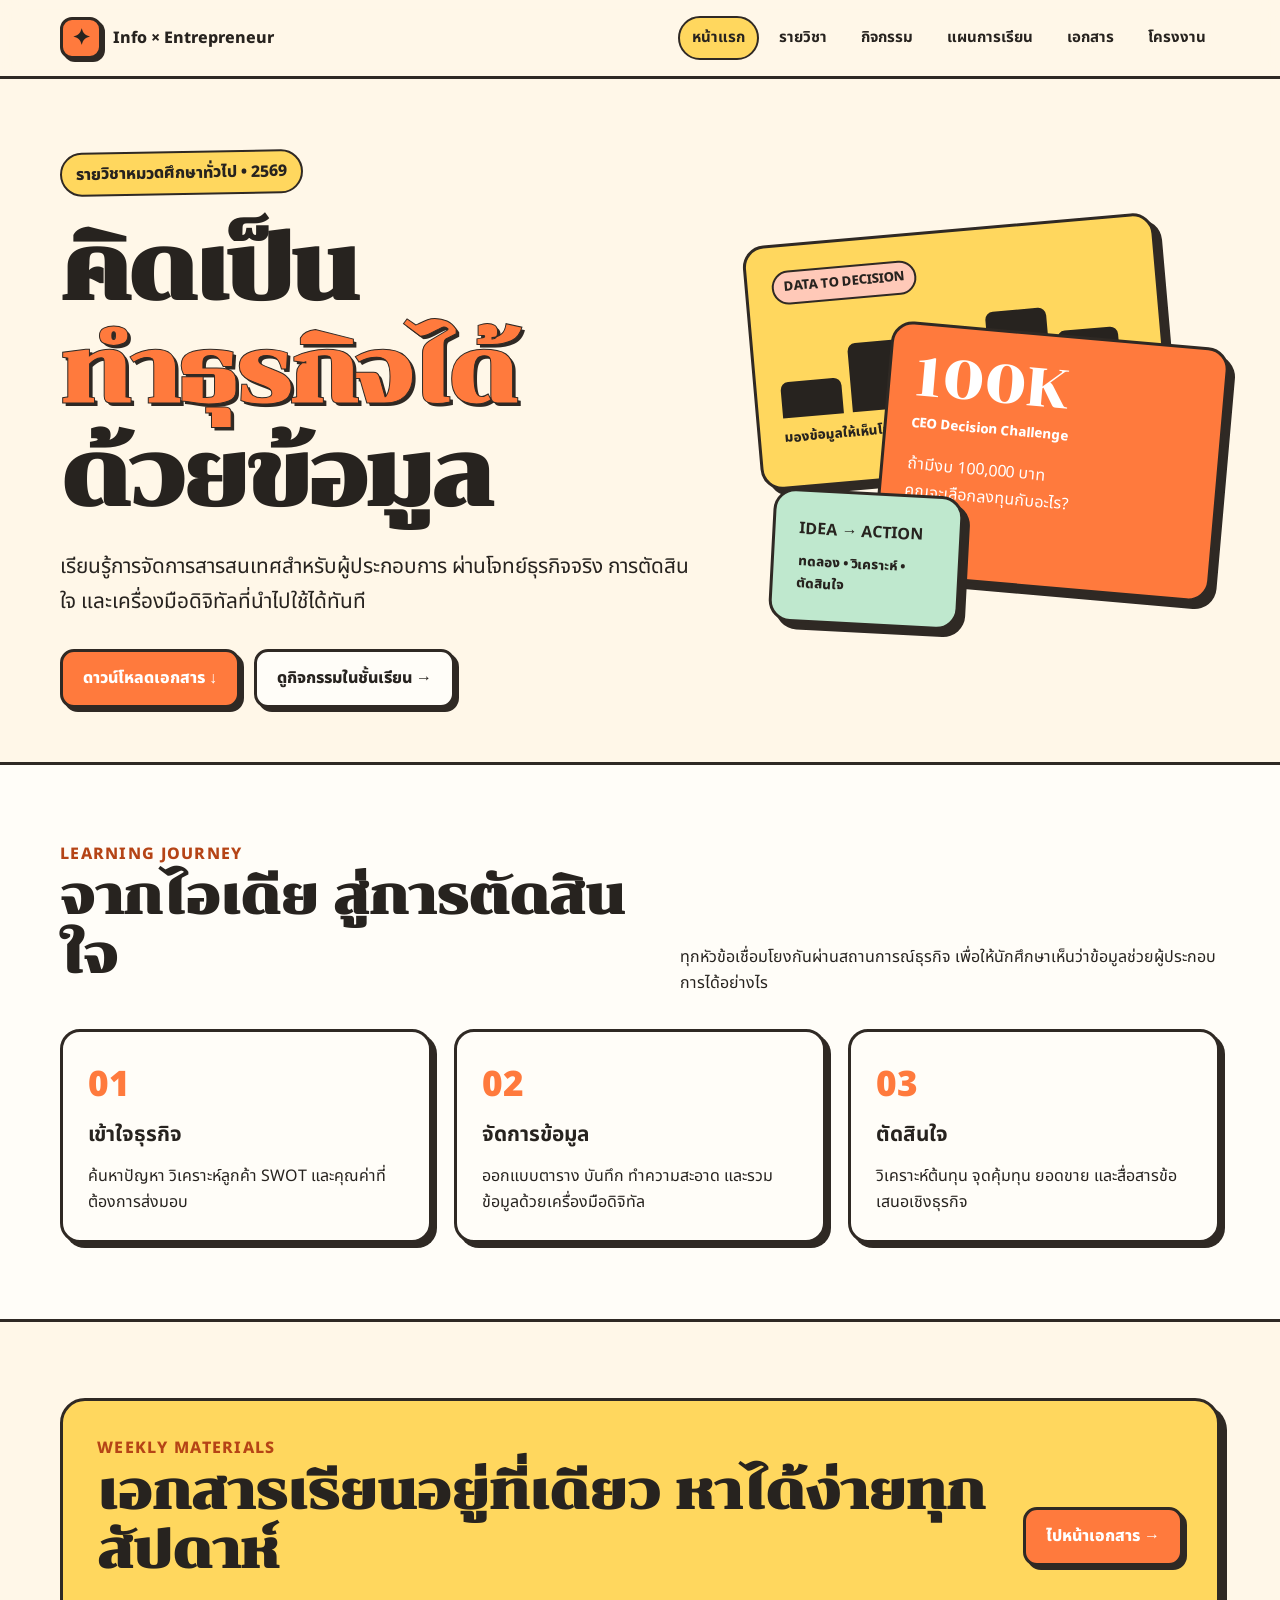
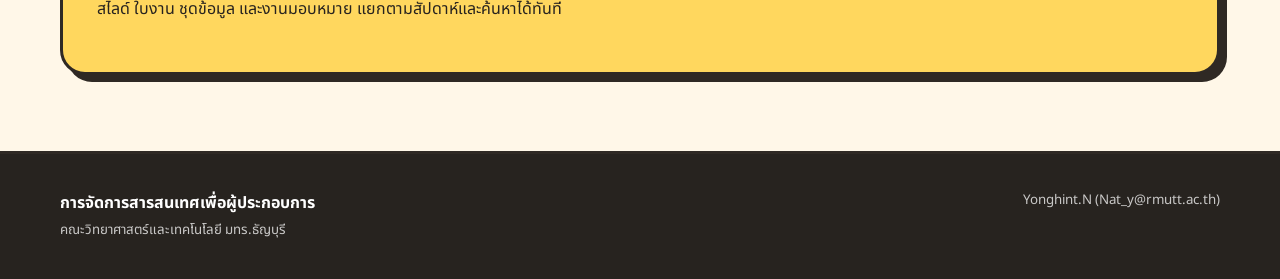
<file: index.html>
<!doctype html><html lang="th"><head><meta charset="utf-8"><meta name="viewport" content="width=device-width,initial-scale=1"><meta name="description" content="เว็บไซต์รายวิชาการจัดการสารสนเทศเพื่อผู้ประกอบการ"><title>การจัดการสารสนเทศเพื่อผู้ประกอบการ</title><link rel="stylesheet" href="assets/style.css"></head><body>
<header class="site-header"><nav class="nav container"><a class="brand" href="index.html"><span class="brand-mark"><span>✦</span></span><span>Info × Entrepreneur</span></a><button class="menu-btn" aria-label="เปิดเมนู">เมนู</button><div class="nav-links"><a class="active" href="index.html">หน้าแรก</a><a href="course.html">รายวิชา</a><a href="activities.html">กิจกรรม</a><a href="weekly.html">แผนการเรียน</a><a href="documents.html">เอกสาร</a><a href="project.html">โครงงาน</a></div></nav></header>
<main><section class="hero"><div class="container hero-grid"><div><span class="eyebrow">รายวิชาหมวดศึกษาทั่วไป • 2569</span><h1>คิดเป็น<br><span class="accent">ทำธุรกิจได้</span><br>ด้วยข้อมูล</h1><p class="lead">เรียนรู้การจัดการสารสนเทศสำหรับผู้ประกอบการ ผ่านโจทย์ธุรกิจจริง การตัดสินใจ และเครื่องมือดิจิทัลที่นำไปใช้ได้ทันที</p><div class="actions"><a class="btn primary" href="documents.html">ดาวน์โหลดเอกสาร ↓</a><a class="btn" href="activities.html">ดูกิจกรรมในชั้นเรียน →</a></div></div><div class="collage" aria-label="ภาพประกอบข้อมูลและธุรกิจ"><div class="tile tile-a"><span class="tag">DATA TO DECISION</span><div class="chart"><i></i><i></i><i></i><i></i><i></i></div><small>มองข้อมูลให้เห็นโอกาส</small></div><div class="tile tile-b"><div class="big">100K</div><small>CEO Decision Challenge</small><p>ถ้ามีงบ 100,000 บาท<br>คุณจะเลือกลงทุนกับอะไร?</p></div><div class="tile tile-c"><strong>IDEA → ACTION</strong><small>ทดลอง • วิเคราะห์ • ตัดสินใจ</small></div></div></div></section>
<section class="section alt"><div class="container"><div class="section-head"><div><span class="kicker">Learning Journey</span><h2>จากไอเดีย สู่การตัดสินใจ</h2></div><p>ทุกหัวข้อเชื่อมโยงกันผ่านสถานการณ์ธุรกิจ เพื่อให้นักศึกษาเห็นว่าข้อมูลช่วยผู้ประกอบการได้อย่างไร</p></div><div class="grid"><article class="card reveal visible"><span class="num">01</span><h3>เข้าใจธุรกิจ</h3><p>ค้นหาปัญหา วิเคราะห์ลูกค้า SWOT และคุณค่าที่ต้องการส่งมอบ</p></article><article class="card reveal visible"><span class="num">02</span><h3>จัดการข้อมูล</h3><p>ออกแบบตาราง บันทึก ทำความสะอาด และรวมข้อมูลด้วยเครื่องมือดิจิทัล</p></article><article class="card reveal visible"><span class="num">03</span><h3>ตัดสินใจ</h3><p>วิเคราะห์ต้นทุน จุดคุ้มทุน ยอดขาย และสื่อสารข้อเสนอเชิงธุรกิจ</p></article></div></div></section>
<section class="section"><div class="container"><div class="banner reveal visible"><div><span class="kicker">Weekly Materials</span><h2>เอกสารเรียนอยู่ที่เดียว หาได้ง่ายทุกสัปดาห์</h2><p>สไลด์ ใบงาน ชุดข้อมูล และงานมอบหมาย แยกตามสัปดาห์และค้นหาได้ทันที</p></div><a class="btn primary" href="documents.html">ไปหน้าเอกสาร →</a></div></div></section></main>
<footer class="footer"><div class="container footer-row"><div><strong>การจัดการสารสนเทศเพื่อผู้ประกอบการ</strong><br><small>คณะวิทยาศาสตร์และเทคโนโลยี มทร.ธัญบุรี</small></div><small>Yonghint.N (Nat_y@rmutt.ac.th)</small></div></footer><script src="assets/script.js"></script>
</body></html>
</file>
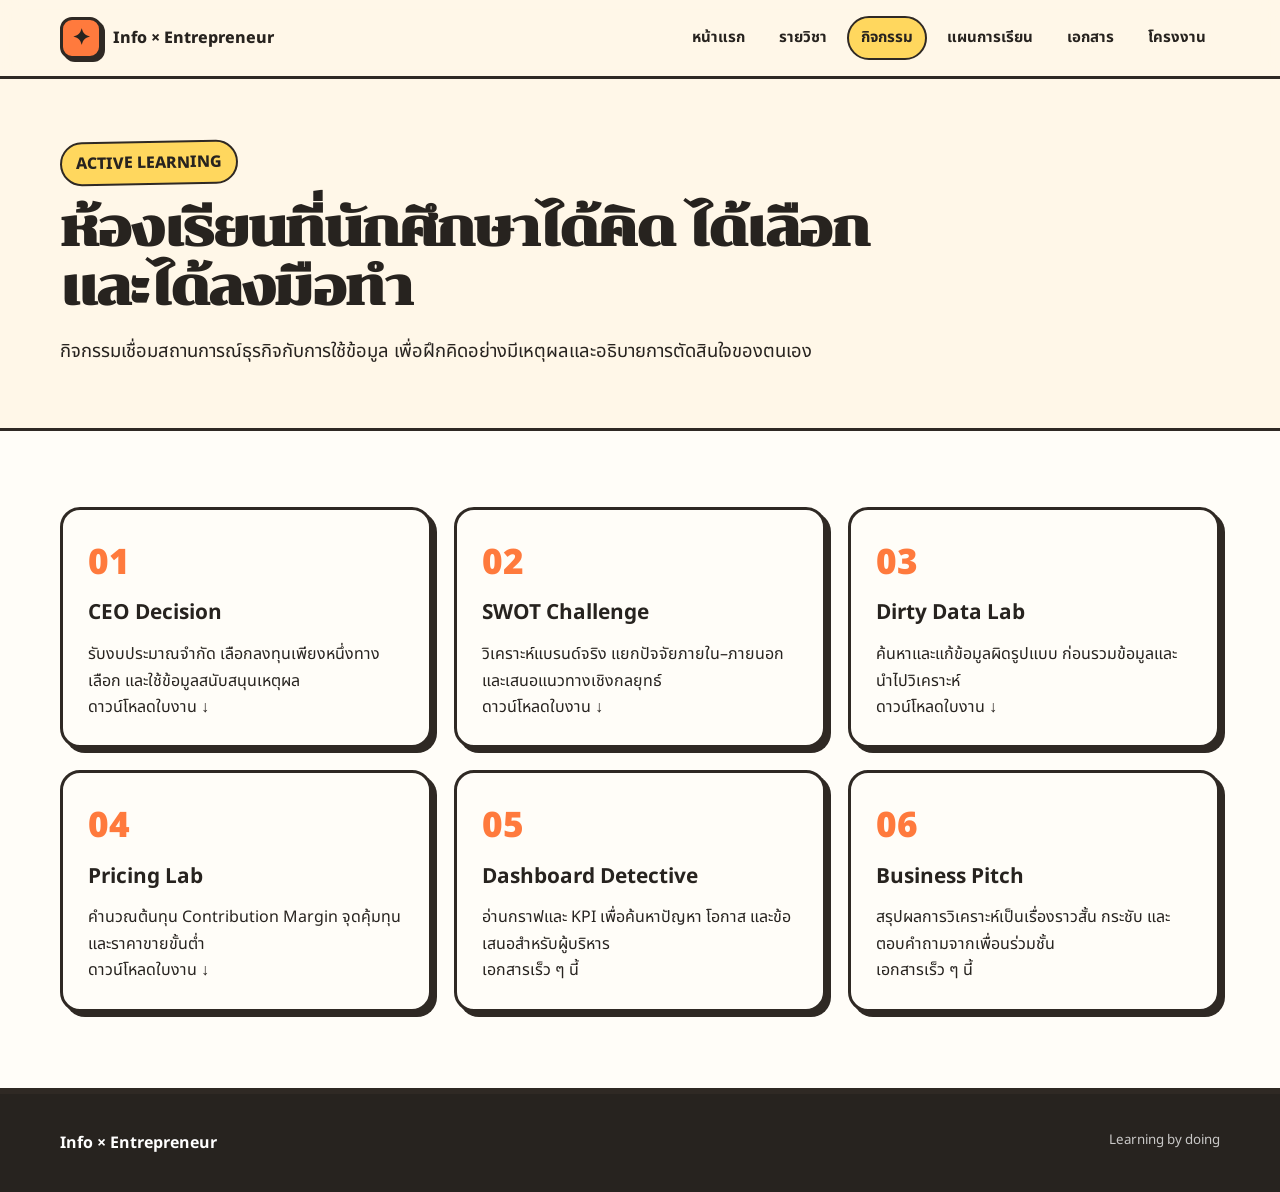
<file: activities.html>
<!doctype html>
<html lang="th"><head>
<meta charset="utf-8">
<meta name="viewport" content="width=device-width,initial-scale=1">
<title>กิจกรรม Active Learning</title>
<link rel="stylesheet" href="assets/style.css">
</head>
<body>
<header class="site-header">
<nav class="nav container">
<a class="brand" href="index.html">
<span class="brand-mark">
<span>✦</span>
</span>
<span>Info × Entrepreneur</span>
</a>
<button class="menu-btn">เมนู</button>
<div class="nav-links">
<a href="index.html">หน้าแรก</a>
<a href="course.html">รายวิชา</a>
<a class="active" href="activities.html">กิจกรรม</a>
<a href="weekly.html">แผนการเรียน</a>
<a href="documents.html">เอกสาร</a>
<a href="project.html">โครงงาน</a>
</div>
</nav>
</header>
<main>
<section class="page-hero">
<div class="container">
<span class="eyebrow">ACTIVE LEARNING</span>
<h1>ห้องเรียนที่นักศึกษาได้คิด ได้เลือก และได้ลงมือทำ</h1>
<p>กิจกรรมเชื่อมสถานการณ์ธุรกิจกับการใช้ข้อมูล เพื่อฝึกคิดอย่างมีเหตุผลและอธิบายการตัดสินใจของตนเอง</p>
</div>
</section>
<section class="section alt">
<div class="container grid activity-grid">
<article class="card reveal visible">
<span class="num">01</span>
<h3>CEO Decision</h3>
<p>รับงบประมาณจำกัด เลือกลงทุนเพียงหนึ่งทางเลือก และใช้ข้อมูลสนับสนุนเหตุผล</p>
<a class="activity-download" href="files/week02-ceo-decision-worksheet.pdf" download="">ดาวน์โหลดใบงาน <span aria-hidden="true">↓</span></a>
</article>
<article class="card reveal visible">
<span class="num">02</span>
<h3>SWOT Challenge</h3>
<p>วิเคราะห์แบรนด์จริง แยกปัจจัยภายใน–ภายนอก และเสนอแนวทางเชิงกลยุทธ์</p>
<a class="activity-download" href="files/swot-challenge-worksheet.pdf" download="">ดาวน์โหลดใบงาน <span aria-hidden="true">↓</span></a>
</article>
<article class="card reveal visible">
<span class="num">03</span>
<h3>Dirty Data Lab</h3>
<p>ค้นหาและแก้ข้อมูลผิดรูปแบบ ก่อนรวมข้อมูลและนำไปวิเคราะห์</p>
<a class="activity-download" href="files/week03-dirty-data-lab-worksheet.pdf" download="">ดาวน์โหลดใบงาน <span aria-hidden="true">↓</span></a>
</article>
<article class="card reveal visible">
<span class="num">04</span>
<h3>Pricing Lab</h3>
<p>คำนวณต้นทุน Contribution Margin จุดคุ้มทุน และราคาขายขั้นต่ำ</p>
<a class="activity-download" href="files/pricing-lab-worksheet.pdf" download="">ดาวน์โหลดใบงาน <span aria-hidden="true">↓</span></a>
</article>
<article class="card reveal visible">
<span class="num">05</span>
<h3>Dashboard Detective</h3>
<p>อ่านกราฟและ KPI เพื่อค้นหาปัญหา โอกาส และข้อเสนอสำหรับผู้บริหาร</p>
<span class="activity-download is-disabled">เอกสารเร็ว ๆ นี้</span>
</article>
<article class="card reveal visible">
<span class="num">06</span>
<h3>Business Pitch</h3>
<p>สรุปผลการวิเคราะห์เป็นเรื่องราวสั้น กระชับ และตอบคำถามจากเพื่อนร่วมชั้น</p>
<span class="activity-download is-disabled">เอกสารเร็ว ๆ นี้</span>
</article>
</div>
</section>
</main>
<footer class="footer">
<div class="container footer-row">
<strong>Info × Entrepreneur</strong>
<small>Learning by doing</small>
</div>
</footer>
<script src="assets/script.js">
</script>


</body></html>
</file>
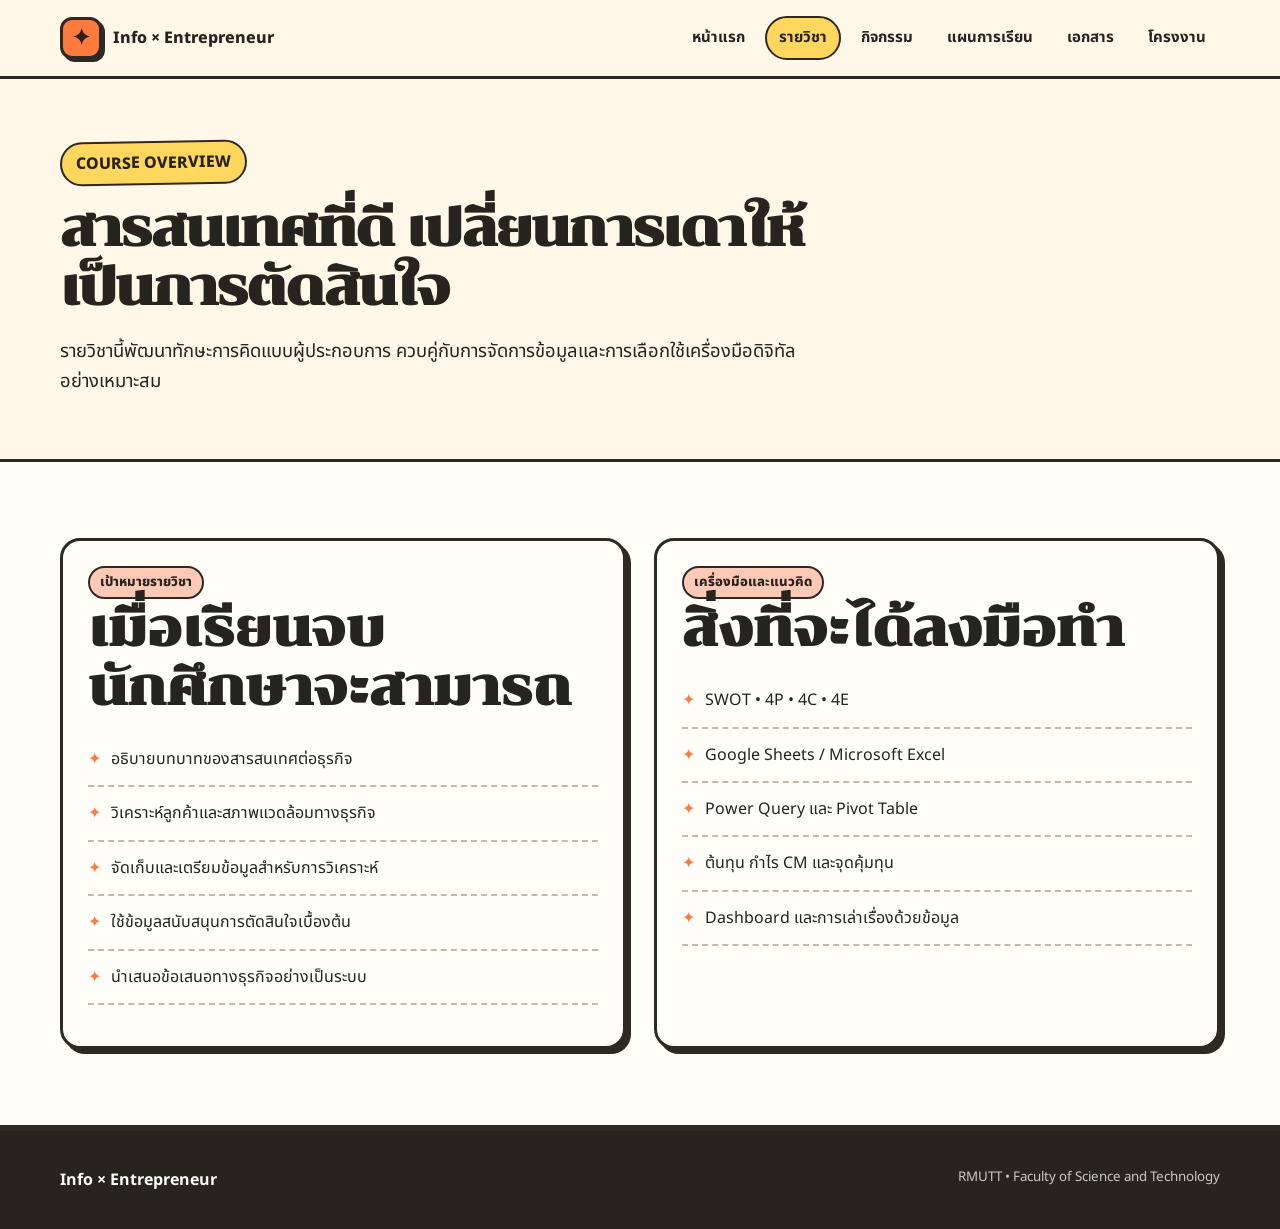
<file: course.html>
<!doctype html><html lang="th"><head><meta charset="utf-8"><meta name="viewport" content="width=device-width,initial-scale=1"><title>รายละเอียดรายวิชา</title><link rel="stylesheet" href="assets/style.css"></head><body><header class="site-header"><nav class="nav container"><a class="brand" href="index.html"><span class="brand-mark"><span>✦</span></span><span>Info × Entrepreneur</span></a><button class="menu-btn">เมนู</button><div class="nav-links"><a href="index.html">หน้าแรก</a><a class="active" href="course.html">รายวิชา</a><a href="activities.html">กิจกรรม</a><a href="weekly.html">แผนการเรียน</a><a href="documents.html">เอกสาร</a><a href="project.html">โครงงาน</a></div></nav></header><main><section class="page-hero"><div class="container"><span class="eyebrow">COURSE OVERVIEW</span><h1>สารสนเทศที่ดี เปลี่ยนการเดาให้เป็นการตัดสินใจ</h1><p>รายวิชานี้พัฒนาทักษะการคิดแบบผู้ประกอบการ ควบคู่กับการจัดการข้อมูลและการเลือกใช้เครื่องมือดิจิทัลอย่างเหมาะสม</p></div></section><section class="section alt"><div class="container two-col"><article class="card"><span class="tag">เป้าหมายรายวิชา</span><h2>เมื่อเรียนจบ นักศึกษาจะสามารถ</h2><ul class="list"><li>อธิบายบทบาทของสารสนเทศต่อธุรกิจ</li><li>วิเคราะห์ลูกค้าและสภาพแวดล้อมทางธุรกิจ</li><li>จัดเก็บและเตรียมข้อมูลสำหรับการวิเคราะห์</li><li>ใช้ข้อมูลสนับสนุนการตัดสินใจเบื้องต้น</li><li>นำเสนอข้อเสนอทางธุรกิจอย่างเป็นระบบ</li></ul></article><article class="card"><span class="tag">เครื่องมือและแนวคิด</span><h2>สิ่งที่จะได้ลงมือทำ</h2><ul class="list"><li>SWOT • 4P • 4C • 4E</li><li>Google Sheets / Microsoft Excel</li><li>Power Query และ Pivot Table</li><li>ต้นทุน กำไร CM และจุดคุ้มทุน</li><li>Dashboard และการเล่าเรื่องด้วยข้อมูล</li></ul></article></div></section></main><footer class="footer"><div class="container footer-row"><strong>Info × Entrepreneur</strong><small>RMUTT • Faculty of Science and Technology</small></div></footer><script src="assets/script.js"></script></body></html>
</file>
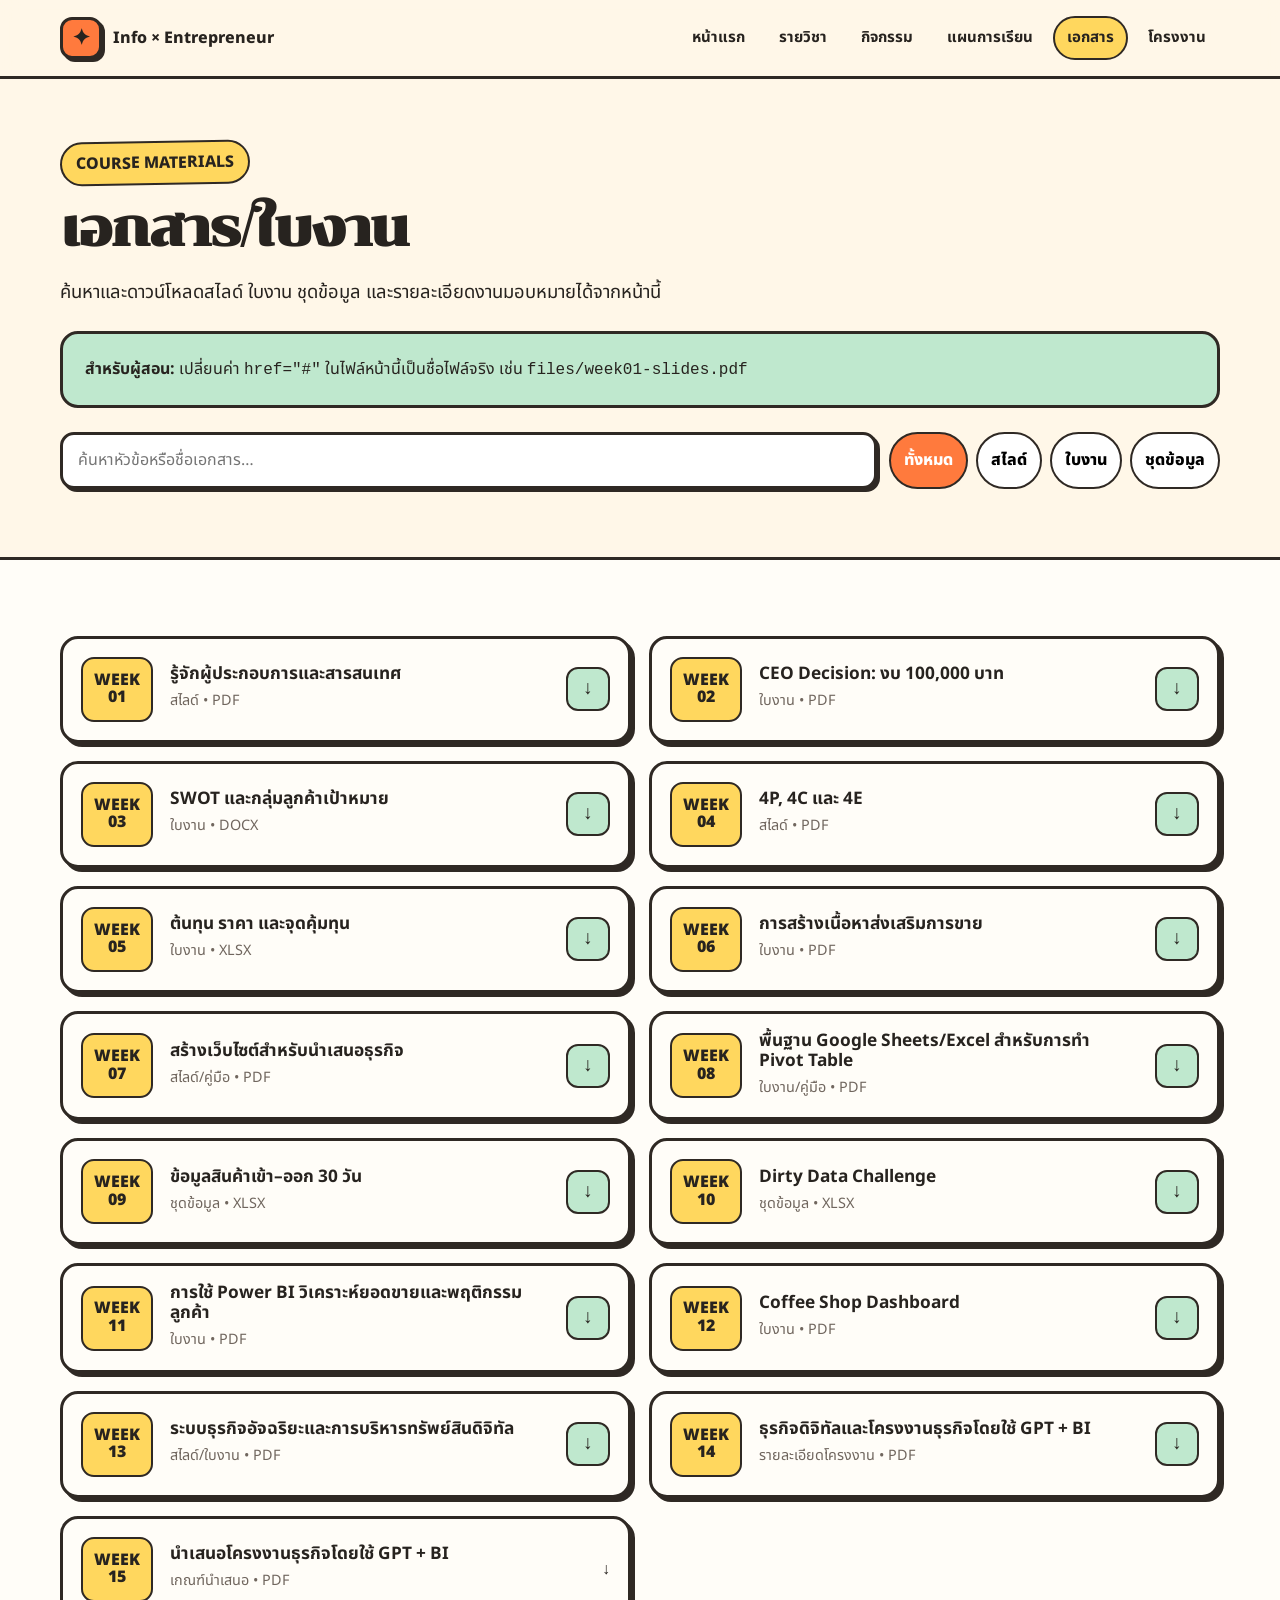
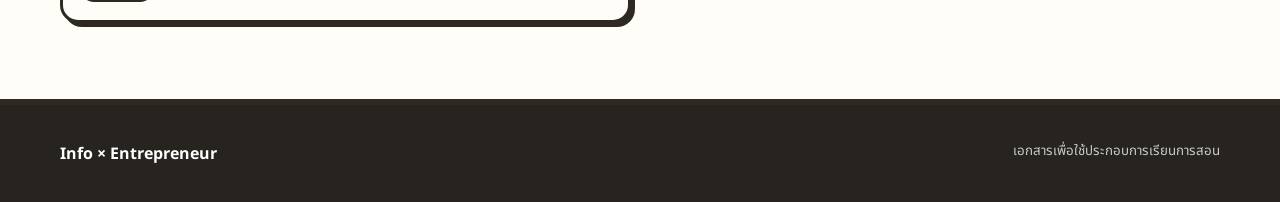
<file: documents.html>
<!doctype html>
<html lang="th"><head>
  <meta charset="utf-8">
  <meta name="viewport" content="width=device-width,initial-scale=1">
  <title>เอกสาร/กิจกรรม</title>
  <link rel="stylesheet" href="assets/style.css">
</head>
<body>
  <header class="site-header">
    <nav class="nav container">
      <a class="brand" href="index.html"><span class="brand-mark"><span>✦</span></span><span>Info × Entrepreneur</span></a>
      <button class="menu-btn">เมนู</button>
      <div class="nav-links">
        <a href="index.html">หน้าแรก</a>
        <a href="course.html">รายวิชา</a>
        <a href="activities.html">กิจกรรม</a>
        <a href="weekly.html">แผนการเรียน</a>
        <a class="active" href="documents.html">เอกสาร</a>
        <a href="project.html">โครงงาน</a>
      </div>
    </nav>
  </header>

  <main>
    <section class="page-hero">
      <div class="container">
        <span class="eyebrow">COURSE MATERIALS</span>
        <h1>เอกสาร/ใบงาน</h1>
        <p>ค้นหาและดาวน์โหลดสไลด์ ใบงาน ชุดข้อมูล และรายละเอียดงานมอบหมายได้จากหน้านี้</p>
        <div class="notice"><strong>สำหรับผู้สอน:</strong> เปลี่ยนค่า <code>href="#"</code> ในไฟล์หน้านี้เป็นชื่อไฟล์จริง เช่น <code>files/week01-slides.pdf</code></div>
        <div class="toolbar">
          <input id="docSearch" class="search" type="search" placeholder="ค้นหาหัวข้อหรือชื่อเอกสาร…">
          <div class="filters">
            <button class="filter active" data-filter="all">ทั้งหมด</button>
            <button class="filter" data-filter="slide">สไลด์</button>
            <button class="filter" data-filter="worksheet">ใบงาน</button>
            <button class="filter" data-filter="data">ชุดข้อมูล</button>
          </div>
        </div>
      </div>
    </section>

    <section class="section alt">
      <div class="container">
        <div class="docs">
          <!-- รายการเดิม: คงชื่อไฟล์และลิงก์ไว้ทั้งหมด -->
          <article class="doc-card" data-type="slide">
            <div class="doc-week">WEEK<br>01</div>
            <div><h3>รู้จักผู้ประกอบการและสารสนเทศ</h3><p>สไลด์ • PDF</p></div>
            <a class="download" href="Week1.pdf" title="ดาวน์โหลด">↓</a>
          </article>

          <article class="doc-card" data-type="worksheet">
            <div class="doc-week">WEEK<br>02</div>
            <div><h3>CEO Decision: งบ 100,000 บาท</h3><p>ใบงาน • PDF</p></div>
            <a class="download" href="ceo-decision.pdf" title="ดาวน์โหลด">↓</a>
          </article>

          <article class="doc-card" data-type="worksheet">
            <div class="doc-week">WEEK<br>03</div>
            <div><h3>SWOT และกลุ่มลูกค้าเป้าหมาย</h3><p>ใบงาน • DOCX</p></div>
            <a class="download" href="SWOT-CHALLENGE.pdf" title="ดาวน์โหลด">↓</a>
          </article>

          <article class="doc-card" data-type="slide">
            <div class="doc-week">WEEK<br>04</div>
            <div><h3>4P, 4C และ 4E</h3><p>สไลด์ • PDF</p></div>
            <a class="download" href="IME_WEEK 2_SWOT_4P.pdf" title="ดาวน์โหลด">↓</a>
          </article>

          <article class="doc-card" data-type="worksheet">
            <div class="doc-week">WEEK<br>05</div>
            <div><h3>ต้นทุน ราคา และจุดคุ้มทุน</h3><p>ใบงาน • XLSX</p></div>
            <a class="download" href="week4.pdf" title="ดาวน์โหลด">↓</a>
          </article>

          <!-- รายการที่เติมจากแผนการเรียน -->
          <article class="doc-card" data-type="worksheet">
            <div class="doc-week">WEEK<br>06</div>
            <div><h3>การสร้างเนื้อหาส่งเสริมการขาย</h3><p>ใบงาน • PDF</p></div>
            <a class="download" href="Week7content.pdf" title="ดาวน์โหลด">↓</a>
          </article>

          <article class="doc-card" data-type="slide">
            <div class="doc-week">WEEK<br>07</div>
            <div><h3>สร้างเว็บไซต์สำหรับนำเสนอธุรกิจ</h3><p>สไลด์/คู่มือ • PDF</p></div>
            <a class="download" href="IMEWEEK6Websitemultipages.pdf" title="ดาวน์โหลด">↓</a>
          </article>

          <article class="doc-card" data-type="worksheet">
            <div class="doc-week">WEEK<br>08</div>
            <div><h3>พื้นฐาน Google Sheets/Excel สำหรับการทำ Pivot Table</h3><p>ใบงาน/คู่มือ • PDF</p></div>
            <a class="download" href="Week8.pdf" title="ดาวน์โหลด">↓</a>
          </article>

          <!-- รายการเดิม -->
          <article class="doc-card" data-type="data">
            <div class="doc-week">WEEK<br>09</div>
            <div><h3>ข้อมูลสินค้าเข้า–ออก 30 วัน</h3><p>ชุดข้อมูล • XLSX</p></div>
            <a class="download" href="Stock_30Days.xlsx" title="ดาวน์โหลด">↓</a>
          </article>

          <article class="doc-card" data-type="data">
            <div class="doc-week">WEEK<br>10</div>
            <div><h3>Dirty Data Challenge</h3><p>ชุดข้อมูล • XLSX</p></div>
            <a class="download" href="dirty-data-la.pdf" title="ดาวน์โหลด">↓</a>
          </article>

          <!-- รายการที่เติมจากแผนการเรียน -->
          <article class="doc-card" data-type="worksheet">
            <div class="doc-week">WEEK<br>11</div>
            <div><h3>การใช้ Power BI วิเคราะห์ยอดขายและพฤติกรรมลูกค้า</h3><p>ใบงาน • PDF</p></div>
            <a class="download" href="Week10-11.pdf" title="ดาวน์โหลด">↓</a>
          </article>

          <!-- รายการเดิม -->
          <article class="doc-card" data-type="worksheet">
            <div class="doc-week">WEEK<br>12</div>
            <div><h3>Coffee Shop Dashboard</h3><p>ใบงาน • PDF</p></div>
            <a class="download" href="Campus_Cafe_Sales.xlsx" title="ดาวน์โหลด">↓</a>
          </article>

          <!-- รายการที่เติมจากแผนการเรียน -->
          <article class="doc-card" data-type="slide">
            <div class="doc-week">WEEK<br>13</div>
            <div><h3>ระบบธุรกิจอัจฉริยะและการบริหารทรัพย์สินดิจิทัล</h3><p>สไลด์/ใบงาน • PDF</p></div>
            <a class="download" href="#" title="ยังไม่ได้เชื่อมไฟล์">↓</a>
          </article>

          <article class="doc-card" data-type="worksheet">
            <div class="doc-week">WEEK<br>14</div>
            <div><h3>ธุรกิจดิจิทัลและโครงงานธุรกิจโดยใช้ GPT + BI</h3><p>รายละเอียดโครงงาน • PDF</p></div>
            <a class="download" href="Week14.pdf" title="ดาวน์โหลด">↓</a>
          </article>

          <article class="doc-card" data-type="worksheet">
            <div class="doc-week">WEEK<br>15</div>
            <div><h3>นำเสนอโครงงานธุรกิจโดยใช้ GPT + BI</h3><p>เกณฑ์นำเสนอ • PDF</p></div>
            <a href="project.html">↓</a>
          </article>
        </div>
        <div class="empty">ไม่พบเอกสารที่ค้นหา</div>
      </div>
    </section>
  </main>

  <footer class="footer">
    <div class="container footer-row">
      <strong>Info × Entrepreneur</strong>
      <small>เอกสารเพื่อใช้ประกอบการเรียนการสอน</small>
    </div>
  </footer>
  <script src="assets/script.js"></script>


</body></html>
</file>
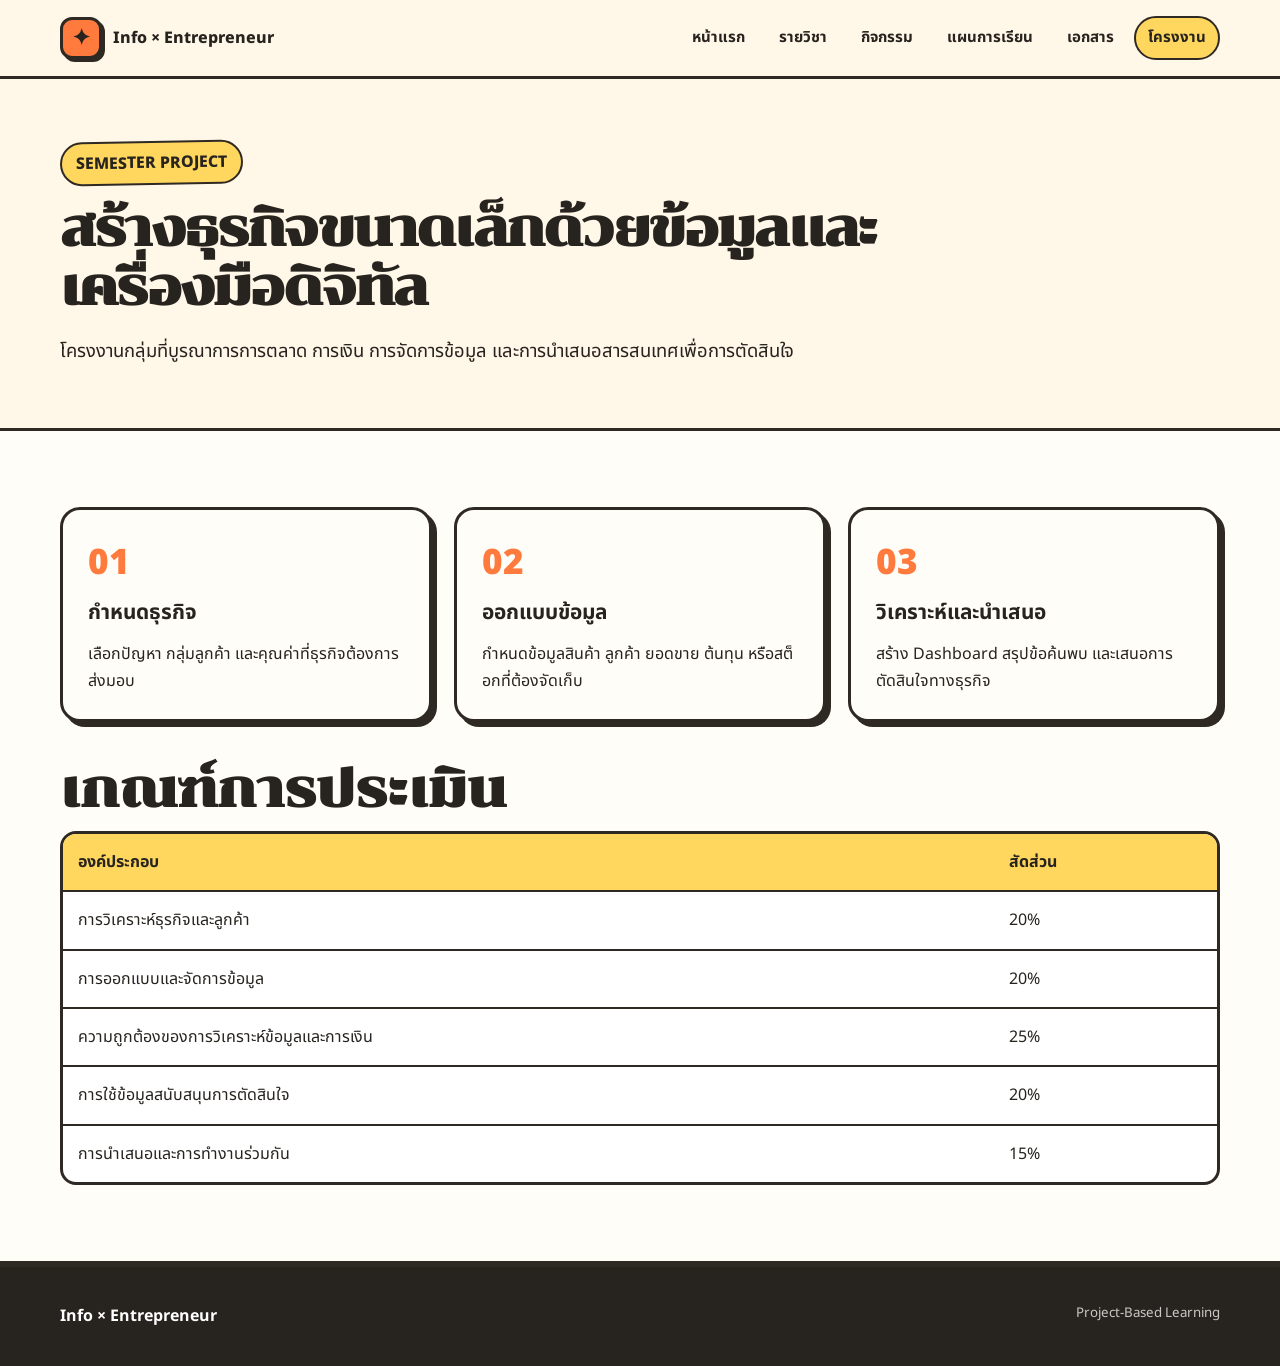
<file: project.html>
<!doctype html><html lang="th"><head><meta charset="utf-8"><meta name="viewport" content="width=device-width,initial-scale=1"><title>โครงงานประจำรายวิชา</title><link rel="stylesheet" href="assets/style.css"></head><body><header class="site-header"><nav class="nav container"><a class="brand" href="index.html"><span class="brand-mark"><span>✦</span></span><span>Info × Entrepreneur</span></a><button class="menu-btn">เมนู</button><div class="nav-links"><a href="index.html">หน้าแรก</a><a href="course.html">รายวิชา</a><a href="activities.html">กิจกรรม</a><a href="weekly.html">แผนการเรียน</a><a href="documents.html">เอกสาร</a><a class="active" href="project.html">โครงงาน</a></div></nav></header><main><section class="page-hero"><div class="container"><span class="eyebrow">SEMESTER PROJECT</span><h1>สร้างธุรกิจขนาดเล็กด้วยข้อมูลและเครื่องมือดิจิทัล</h1><p>โครงงานกลุ่มที่บูรณาการการตลาด การเงิน การจัดการข้อมูล และการนำเสนอสารสนเทศเพื่อการตัดสินใจ</p></div></section><section class="section alt"><div class="container"><div class="grid"><article class="card"><span class="num">01</span><h3>กำหนดธุรกิจ</h3><p>เลือกปัญหา กลุ่มลูกค้า และคุณค่าที่ธุรกิจต้องการส่งมอบ</p></article><article class="card"><span class="num">02</span><h3>ออกแบบข้อมูล</h3><p>กำหนดข้อมูลสินค้า ลูกค้า ยอดขาย ต้นทุน หรือสต็อกที่ต้องจัดเก็บ</p></article><article class="card"><span class="num">03</span><h3>วิเคราะห์และนำเสนอ</h3><p>สร้าง Dashboard สรุปข้อค้นพบ และเสนอการตัดสินใจทางธุรกิจ</p></article></div><div style="height:38px"></div><h2>เกณฑ์การประเมิน</h2><table class="rubric"><thead><tr><th>องค์ประกอบ</th><th>สัดส่วน</th></tr></thead><tbody><tr><td>การวิเคราะห์ธุรกิจและลูกค้า</td><td>20%</td></tr><tr><td>การออกแบบและจัดการข้อมูล</td><td>20%</td></tr><tr><td>ความถูกต้องของการวิเคราะห์ข้อมูลและการเงิน</td><td>25%</td></tr><tr><td>การใช้ข้อมูลสนับสนุนการตัดสินใจ</td><td>20%</td></tr><tr><td>การนำเสนอและการทำงานร่วมกัน</td><td>15%</td></tr></tbody></table></div></section></main><footer class="footer"><div class="container footer-row"><strong>Info × Entrepreneur</strong><small>Project-Based Learning</small></div></footer><script src="assets/script.js"></script></body></html>
</file>
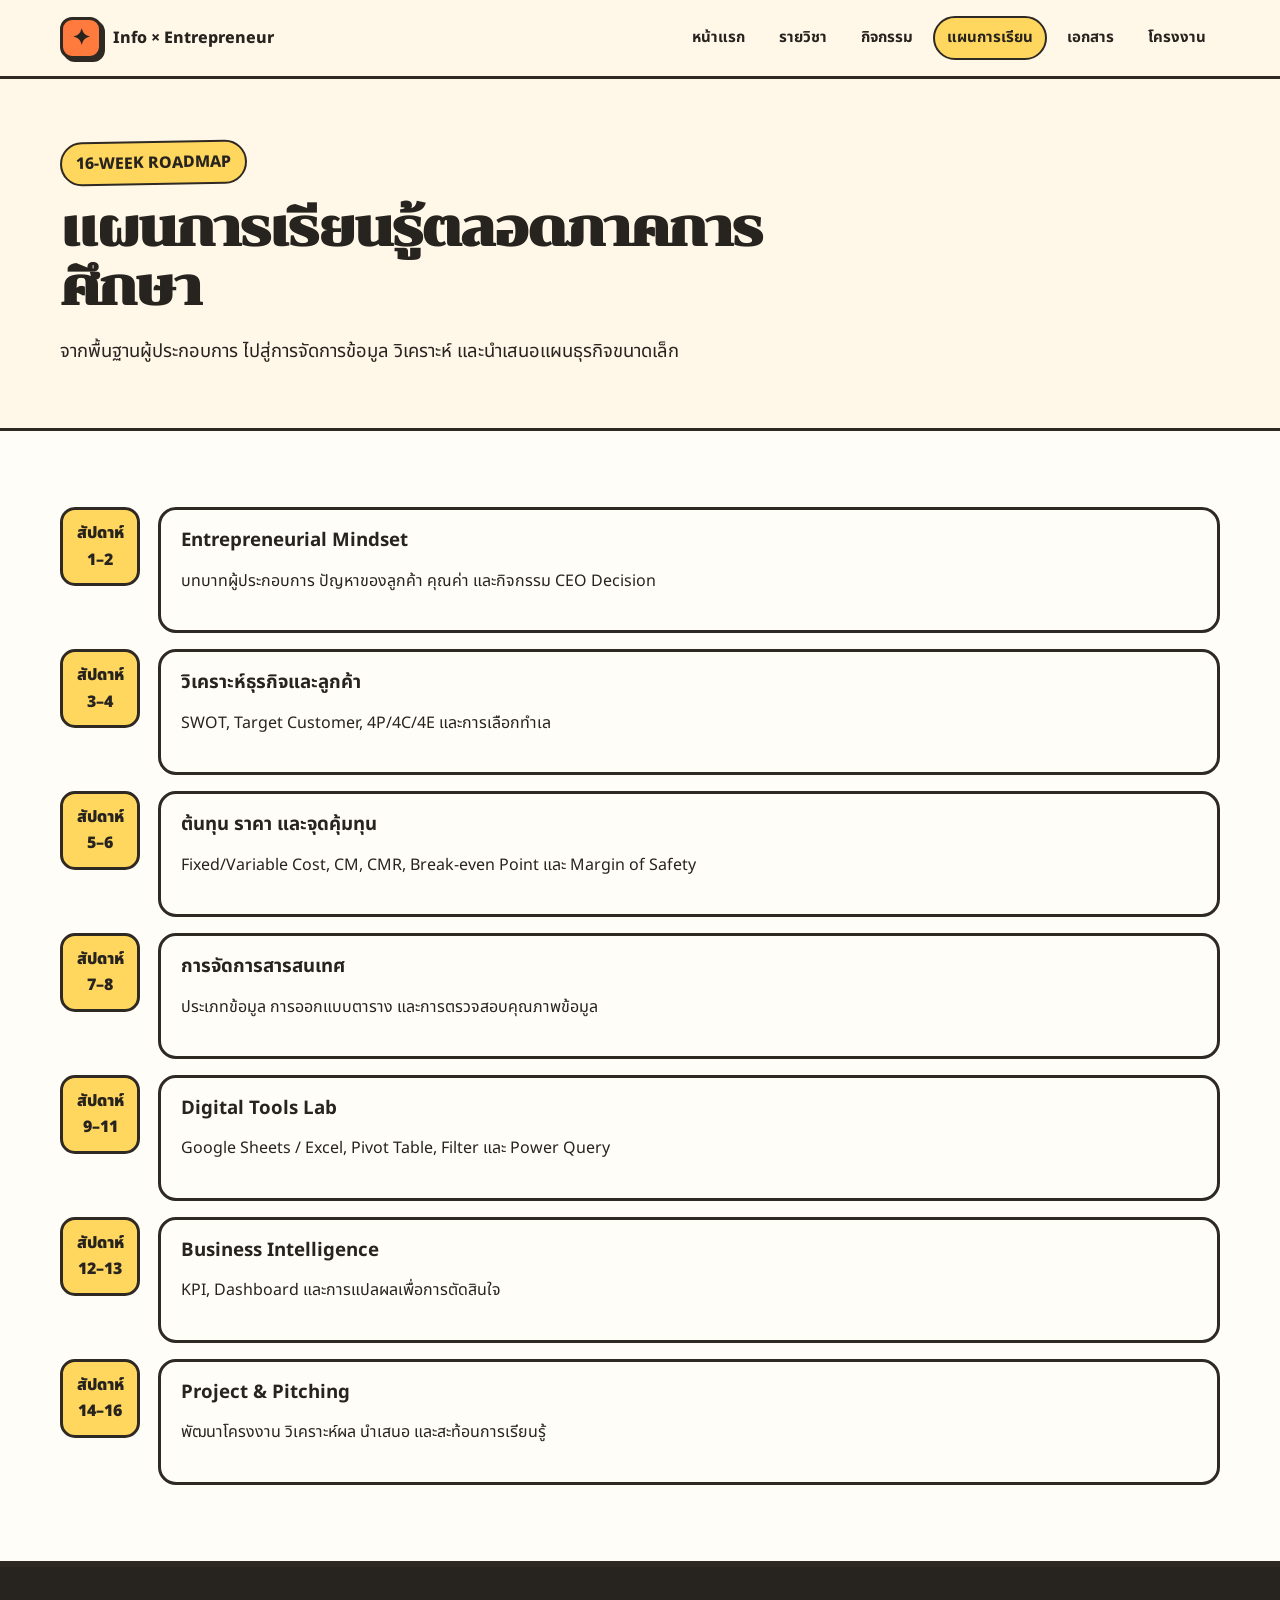
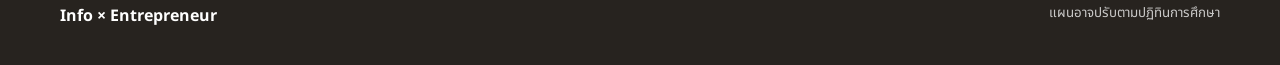
<file: weekly.html>
<!doctype html><html lang="th"><head><meta charset="utf-8"><meta name="viewport" content="width=device-width,initial-scale=1"><title>แผนการเรียนรายสัปดาห์</title><link rel="stylesheet" href="assets/style.css"></head><body><header class="site-header"><nav class="nav container"><a class="brand" href="index.html"><span class="brand-mark"><span>✦</span></span><span>Info × Entrepreneur</span></a><button class="menu-btn">เมนู</button><div class="nav-links"><a href="index.html">หน้าแรก</a><a href="course.html">รายวิชา</a><a href="activities.html">กิจกรรม</a><a class="active" href="weekly.html">แผนการเรียน</a><a href="documents.html">เอกสาร</a><a href="project.html">โครงงาน</a></div></nav></header><main><section class="page-hero"><div class="container"><span class="eyebrow">16-WEEK ROADMAP</span><h1>แผนการเรียนรู้ตลอดภาคการศึกษา</h1><p>จากพื้นฐานผู้ประกอบการ ไปสู่การจัดการข้อมูล วิเคราะห์ และนำเสนอแผนธุรกิจขนาดเล็ก</p></div></section><section class="section alt"><div class="container timeline">
<div class="timeline-item"><div class="week-badge">สัปดาห์<br>1–2</div><div class="timeline-content"><h3>Entrepreneurial Mindset</h3><p>บทบาทผู้ประกอบการ ปัญหาของลูกค้า คุณค่า และกิจกรรม CEO Decision</p></div></div><div class="timeline-item"><div class="week-badge">สัปดาห์<br>3–4</div><div class="timeline-content"><h3>วิเคราะห์ธุรกิจและลูกค้า</h3><p>SWOT, Target Customer, 4P/4C/4E และการเลือกทำเล</p></div></div><div class="timeline-item"><div class="week-badge">สัปดาห์<br>5–6</div><div class="timeline-content"><h3>ต้นทุน ราคา และจุดคุ้มทุน</h3><p>Fixed/Variable Cost, CM, CMR, Break-even Point และ Margin of Safety</p></div></div><div class="timeline-item"><div class="week-badge">สัปดาห์<br>7–8</div><div class="timeline-content"><h3>การจัดการสารสนเทศ</h3><p>ประเภทข้อมูล การออกแบบตาราง และการตรวจสอบคุณภาพข้อมูล</p></div></div><div class="timeline-item"><div class="week-badge">สัปดาห์<br>9–11</div><div class="timeline-content"><h3>Digital Tools Lab</h3><p>Google Sheets / Excel, Pivot Table, Filter และ Power Query</p></div></div><div class="timeline-item"><div class="week-badge">สัปดาห์<br>12–13</div><div class="timeline-content"><h3>Business Intelligence</h3><p>KPI, Dashboard และการแปลผลเพื่อการตัดสินใจ</p></div></div><div class="timeline-item"><div class="week-badge">สัปดาห์<br>14–16</div><div class="timeline-content"><h3>Project & Pitching</h3><p>พัฒนาโครงงาน วิเคราะห์ผล นำเสนอ และสะท้อนการเรียนรู้</p></div></div>
</div></section></main><footer class="footer"><div class="container footer-row"><strong>Info × Entrepreneur</strong><small>แผนอาจปรับตามปฏิทินการศึกษา</small></div></footer><script src="assets/script.js"></script></body></html>
</file>
<file: assets/style.css>
@import url('https://fonts.googleapis.com/css2?family=Chonburi&family=Noto+Sans+Thai:wght@400;500;600;700;800&display=swap');

:root{--orange:#ff7a3d;--deep:#27231f;--yellow:#ffd75e;--cream:#fff7e8;--paper:#fffdf8;--pink:#ffc9b8;--mint:#bfe8ce;--line:#2f2924;--shadow:7px 7px 0 var(--line)}
*{box-sizing:border-box}html{scroll-behavior:smooth}body{margin:0;background:var(--cream);color:var(--deep);font-family:'Noto Sans Thai',sans-serif;font-size:16px;line-height:1.65}a{color:inherit;text-decoration:none}button,input{font:inherit}.container{width:min(1160px,calc(100% - 32px));margin:auto}
.site-header{position:sticky;top:0;z-index:20;background:rgba(255,247,232,.92);border-bottom:3px solid var(--line);backdrop-filter:blur(10px)}.nav{min-height:76px;display:flex;align-items:center;justify-content:space-between;gap:24px}.brand{display:flex;align-items:center;gap:11px;font-weight:800}.brand-mark{width:42px;height:42px;border:3px solid var(--line);border-radius:12px;background:var(--orange);box-shadow:3px 3px 0 var(--line);display:grid;place-items:center}.brand-mark span{font-size:1.4rem}.nav-links{display:flex;align-items:center;gap:6px;flex-wrap:wrap}.nav-links a{padding:8px 12px;border:2px solid transparent;border-radius:999px;font-size:.94rem;font-weight:700}.nav-links a:hover,.nav-links a.active{border-color:var(--line);background:var(--yellow)}.menu-btn{display:none;background:var(--yellow);border:2px solid var(--line);border-radius:10px;padding:8px 12px}
.hero{padding:72px 0 54px;overflow:hidden}.hero-grid{display:grid;grid-template-columns:1.15fr .85fr;gap:56px;align-items:center}.eyebrow{display:inline-flex;gap:8px;align-items:center;background:var(--yellow);border:2px solid var(--line);border-radius:999px;padding:7px 14px;font-weight:800;transform:rotate(-1deg)}h1,h2,h3{line-height:1.15;margin-top:0}h1{font-family:'Chonburi','Noto Sans Thai',sans-serif;font-size:clamp(3rem,7vw,6.5rem);letter-spacing:-.035em;margin:22px 0 24px}.accent{color:var(--orange);text-shadow:3px 3px 0 var(--line);-webkit-text-stroke:1px var(--line)}.lead{font-size:clamp(1.05rem,2vw,1.3rem);max-width:690px}.actions{display:flex;gap:14px;flex-wrap:wrap;margin-top:30px}.btn{display:inline-flex;align-items:center;justify-content:center;gap:9px;border:3px solid var(--line);border-radius:14px;padding:13px 20px;font-weight:800;background:var(--paper);box-shadow:4px 4px 0 var(--line);transition:.2s}.btn.primary{background:var(--orange);color:#fff}.btn:hover{transform:translate(3px,3px);box-shadow:1px 1px 0 var(--line)}
.collage{position:relative;min-height:430px}.tile{position:absolute;border:3px solid var(--line);box-shadow:var(--shadow);padding:24px;border-radius:22px;transition:.25s}.tile:hover{transform:rotate(0) scale(1.03)!important}.tile-a{inset:15px 56px 170px 0;background:var(--yellow);transform:rotate(-5deg)}.tile-b{inset:120px 0 55px 130px;background:var(--orange);color:white;transform:rotate(5deg)}.tile-c{left:20px;bottom:18px;width:190px;background:var(--mint);transform:rotate(3deg)}.tile .big{font-family:'Chonburi',sans-serif;font-size:3.4rem;line-height:1}.tile small{display:block;font-weight:800;margin-top:10px}.chart{height:95px;display:flex;align-items:end;gap:9px;margin-top:18px}.chart i{display:block;width:17%;background:var(--deep);border-radius:8px 8px 0 0;animation:grow .9s ease both}.chart i:nth-child(1){height:38%}.chart i:nth-child(2){height:72%}.chart i:nth-child(3){height:54%}.chart i:nth-child(4){height:92%}.chart i:nth-child(5){height:66%}@keyframes grow{from{height:0}}
.section{padding:76px 0}.section.alt{background:var(--paper);border-block:3px solid var(--line)}.section-head{display:flex;justify-content:space-between;align-items:end;gap:22px;margin-bottom:32px}.kicker{color:#b54416;font-weight:800;text-transform:uppercase;letter-spacing:.08em}.section h2,.page-hero h1{font-family:'Chonburi','Noto Sans Thai',sans-serif;font-size:clamp(2.1rem,4vw,3.8rem);margin-bottom:12px}.section-head p{max-width:540px;margin:0}.grid{display:grid;grid-template-columns:repeat(3,1fr);gap:22px}.card{background:var(--paper);border:3px solid var(--line);border-radius:20px;padding:25px;box-shadow:5px 5px 0 var(--line);transition:.2s}.card:hover{transform:translateY(-5px)}.card .num{font-size:2.2rem;font-weight:900;color:var(--orange)}.card h3{font-size:1.3rem;margin:8px 0}.card p{margin-bottom:0}.tag{display:inline-block;border:2px solid var(--line);border-radius:999px;padding:4px 10px;font-size:.82rem;font-weight:800;background:var(--pink)}
.banner{display:grid;grid-template-columns:1fr auto;gap:30px;align-items:center;background:var(--yellow);border:3px solid var(--line);border-radius:25px;padding:34px;box-shadow:var(--shadow)}.banner h2{margin-bottom:7px}.footer{border-top:3px solid var(--line);padding:36px 0;background:var(--deep);color:#fff}.footer-row{display:flex;justify-content:space-between;gap:30px;flex-wrap:wrap}.footer small{opacity:.75}
.page-hero{padding:62px 0 44px}.page-hero h1{max-width:820px;margin:14px 0}.page-hero p{font-size:1.15rem;max-width:760px}.two-col{display:grid;grid-template-columns:1fr 1fr;gap:28px}.list{padding:0;list-style:none}.list li{padding:13px 0;border-bottom:2px dashed #c4b9aa}.list li::before{content:'✦';color:var(--orange);margin-right:10px}.timeline{display:grid;gap:16px}.timeline-item{display:grid;grid-template-columns:80px 1fr;gap:18px;align-items:start}.week-badge{background:var(--yellow);border:3px solid var(--line);border-radius:15px;padding:10px;text-align:center;font-weight:900}.timeline-content{background:var(--paper);border:3px solid var(--line);border-radius:18px;padding:20px}.timeline-content h3{margin-bottom:6px}
.toolbar{display:flex;gap:12px;flex-wrap:wrap;margin:24px 0}.search{flex:1;min-width:230px;border:3px solid var(--line);border-radius:14px;padding:12px 15px;background:white;box-shadow:3px 3px 0 var(--line)}.filters{display:flex;gap:8px;flex-wrap:wrap}.filter{border:2px solid var(--line);border-radius:999px;background:white;padding:8px 13px;font-weight:800;cursor:pointer}.filter.active{background:var(--orange);color:white}.docs{display:grid;grid-template-columns:repeat(2,1fr);gap:18px}.doc-card{display:grid;grid-template-columns:72px 1fr auto;align-items:center;gap:17px;background:var(--paper);border:3px solid var(--line);border-radius:18px;padding:18px;box-shadow:4px 4px 0 var(--line)}.doc-week{height:65px;background:var(--yellow);border:2px solid var(--line);border-radius:13px;display:grid;place-items:center;text-align:center;font-weight:900;line-height:1.1}.doc-card h3{font-size:1.08rem;margin:0 0 4px}.doc-card p{margin:0;font-size:.9rem;color:#70665e}.download{width:44px;height:44px;border:2px solid var(--line);border-radius:12px;background:var(--mint);display:grid;place-items:center;font-size:1.2rem}.empty{display:none;text-align:center;padding:45px;border:3px dashed var(--line);border-radius:20px}.rubric{width:100%;border-collapse:separate;border-spacing:0;background:white;border:3px solid var(--line);border-radius:16px;overflow:hidden}.rubric th,.rubric td{padding:15px;text-align:left;border-bottom:2px solid var(--line)}.rubric th{background:var(--yellow)}.rubric tr:last-child td{border-bottom:0}.notice{background:var(--mint);border:3px solid var(--line);border-radius:18px;padding:22px;margin:24px 0}.reveal{opacity:0;transform:translateY(20px);transition:.55s}.reveal.visible{opacity:1;transform:none}
@media(max-width:850px){.menu-btn{display:block}.nav-links{display:none;position:absolute;top:76px;left:0;right:0;background:var(--cream);border-bottom:3px solid var(--line);padding:14px 16px}.nav-links.open{display:grid}.hero-grid,.two-col{grid-template-columns:1fr}.hero-grid{gap:26px}.collage{min-height:390px}.grid{grid-template-columns:1fr 1fr}.docs{grid-template-columns:1fr}.banner{grid-template-columns:1fr}.section-head{align-items:start;flex-direction:column}}@media(max-width:560px){.grid{grid-template-columns:1fr}.hero{padding-top:44px}.tile-a{right:35px}.tile-b{left:82px}.tile-c{width:155px}.doc-card{grid-template-columns:58px 1fr}.download{grid-column:2}.timeline-item{grid-template-columns:58px 1fr}.section{padding:55px 0}}
</file>
